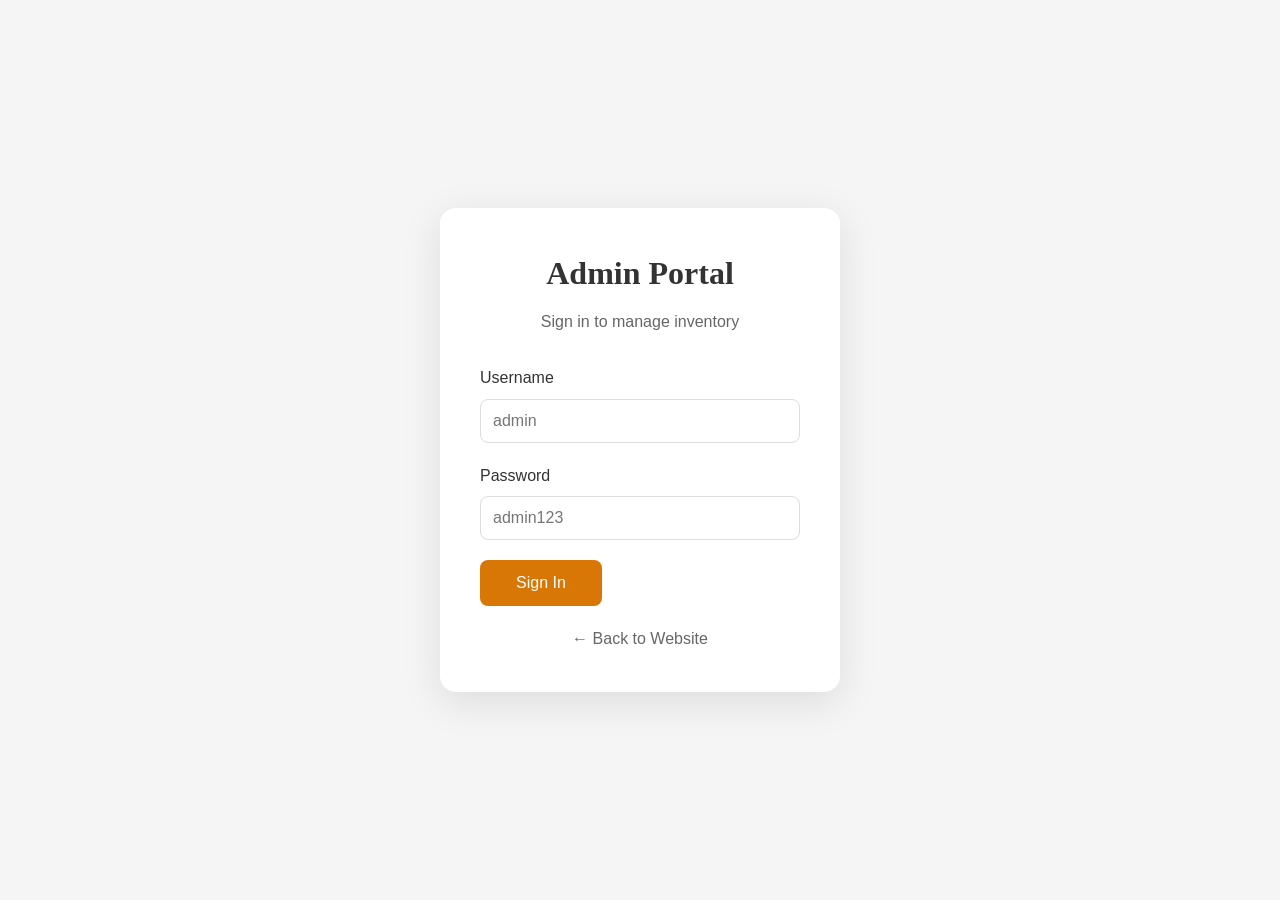
<file: admin.html>
<!DOCTYPE html>
<html lang="en">
<head>
    <meta charset="UTF-8">
    <meta name="viewport" content="width=device-width, initial-scale=1.0">
    <title>Admin Login - A-One</title>
    <link rel="stylesheet" href="style.css">
</head>
<body>
    <div class="login-container">
        <div class="login-box">
            <h1>Admin Portal</h1>
            <p>Sign in to manage inventory</p>

            <div id="errorMessage" class="error-message" style="display: none;"></div>

            <form id="loginForm">
                <div class="form-group">
                    <label for="username">Username</label>
                    <input type="text" id="username" name="username" placeholder="admin" required>
                </div>

                <div class="form-group">
                    <label for="password">Password</label>
                    <input type="password" id="password" name="password" placeholder="admin123" required>
                </div>

                <button type="submit" class="btn-primary">Sign In</button>
            </form>

            <div class="back-link">
                <a href="index.html">← Back to Website</a>
            </div>
        </div>
    </div>

    <script src="admin.js"></script>
</body>
</html>
</file>
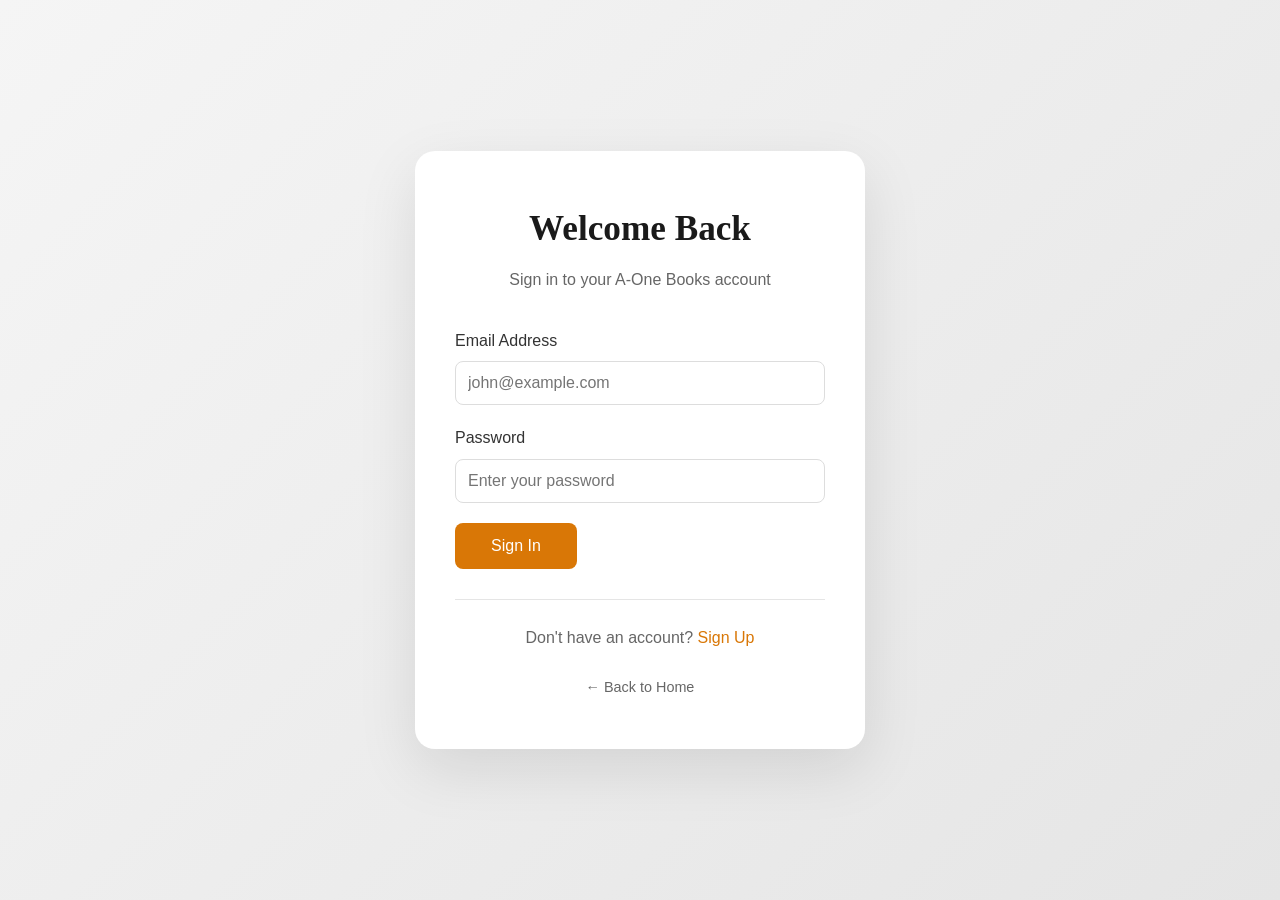
<file: signin.html>
<!DOCTYPE html>
<html lang="en">
<head>
    <meta charset="UTF-8">
    <meta name="viewport" content="width=device-width, initial-scale=1.0">
    <title>Sign In - A-One Books</title>
    <link rel="stylesheet" href="style.css">
</head>
<body>
    <div class="auth-container">
        <div class="auth-box">
            <div class="auth-header">
                <h1>Welcome Back</h1>
                <p>Sign in to your A-One Books account</p>
            </div>

            <div id="errorMessage" class="error-message" style="display: none;"></div>

            <form id="signinForm">
                <div class="form-group">
                    <label for="email">Email Address</label>
                    <input type="email" id="email" placeholder="john@example.com" required>
                </div>

                <div class="form-group">
                    <label for="password">Password</label>
                    <input type="password" id="password" placeholder="Enter your password" required>
                </div>

                <button type="submit" class="btn-primary">Sign In</button>
            </form>

            <div class="auth-footer">
                <p>Don't have an account? <a href="signup.html">Sign Up</a></p>
                <a href="index.html" class="back-link">← Back to Home</a>
            </div>
        </div>
    </div>

    <script src="signin.js"></script>
</body>
</html>
</file>
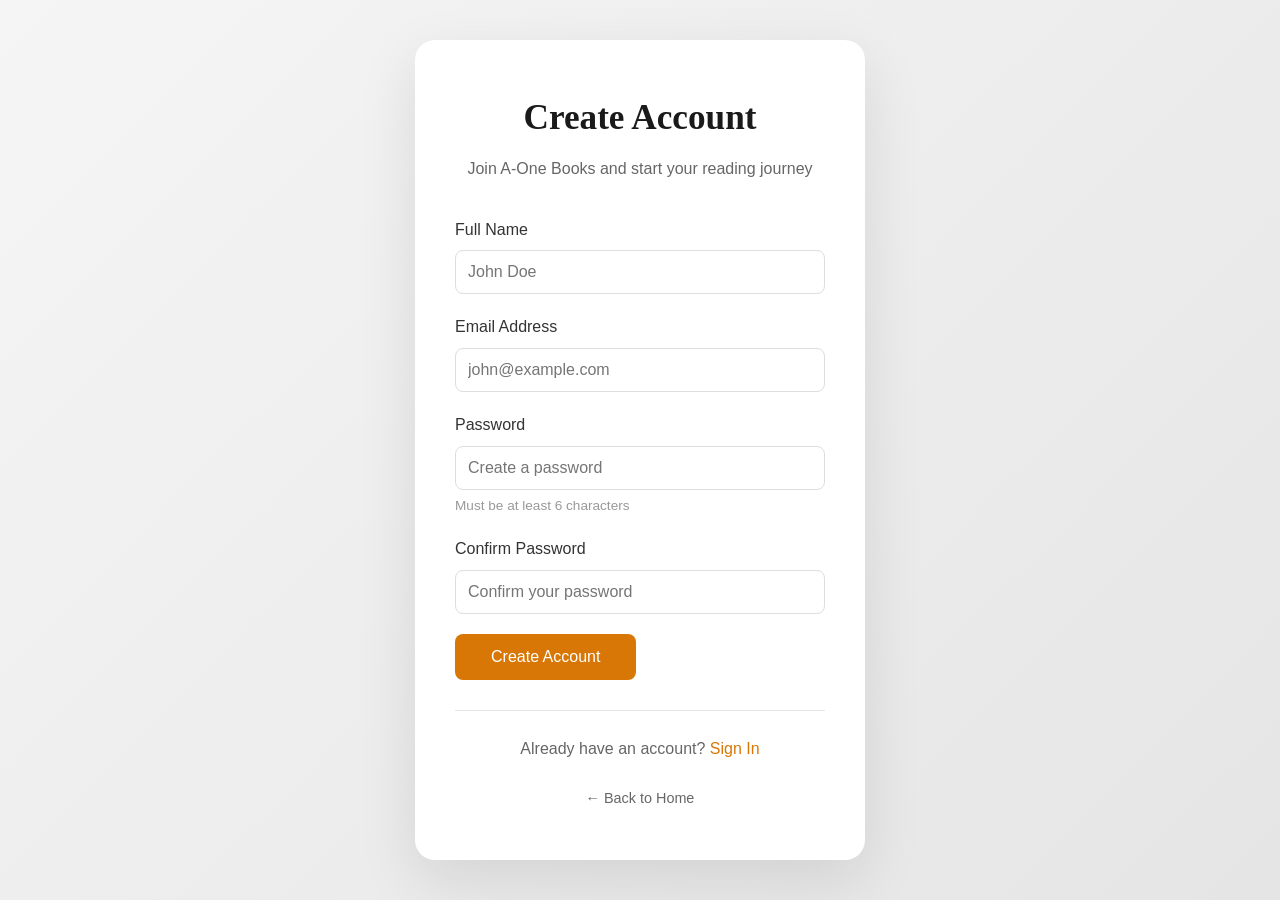
<file: signup.html>
<!DOCTYPE html>
<html lang="en">
<head>
    <meta charset="UTF-8">
    <meta name="viewport" content="width=device-width, initial-scale=1.0">
    <title>Sign Up - A-One Books</title>
    <link rel="stylesheet" href="style.css">
</head>
<body>
    <div class="auth-container">
        <div class="auth-box">
            <div class="auth-header">
                <h1>Create Account</h1>
                <p>Join A-One Books and start your reading journey</p>
            </div>

            <div id="errorMessage" class="error-message" style="display: none;"></div>
            <div id="successMessage" class="success-message" style="display: none;"></div>

            <form id="signupForm">
                <div class="form-group">
                    <label for="fullName">Full Name</label>
                    <input type="text" id="fullName" placeholder="John Doe" required>
                </div>

                <div class="form-group">
                    <label for="email">Email Address</label>
                    <input type="email" id="email" placeholder="john@example.com" required>
                </div>

                <div class="form-group">
                    <label for="password">Password</label>
                    <input type="password" id="password" placeholder="Create a password" required minlength="6">
                    <small class="form-hint">Must be at least 6 characters</small>
                </div>

                <div class="form-group">
                    <label for="confirmPassword">Confirm Password</label>
                    <input type="password" id="confirmPassword" placeholder="Confirm your password" required>
                </div>

                <button type="submit" class="btn-primary">Create Account</button>
            </form>

            <div class="auth-footer">
                <p>Already have an account? <a href="signin.html">Sign In</a></p>
                <a href="index.html" class="back-link">← Back to Home</a>
            </div>
        </div>
    </div>

    <script src="signup.js"></script>
</body>
</html>
</file>
<file: style.css>
* {
    margin: 0;
    padding: 0;
    box-sizing: border-box;
}

:root {
    --color-dark: #1a1a1a;
    --color-darker: #0f0f0f;
    --color-amber: #d97706;
    --color-amber-light: #f59e0b;
    --color-light: #f5f5f5;
    --color-gray: #666;
    --color-border: #e5e5e5;
}

body {
    font-family: 'Segoe UI', Tahoma, Geneva, Verdana, sans-serif;
    background-color: #fff;
    color: #333;
    line-height: 1.6;
    overflow-x: hidden;
}

.container {
    max-width: 1200px;
    margin: 0 auto;
    padding: 0 20px;
}

.text-amber {
    color: var(--color-amber);
}

/* ============ NAVIGATION ============ */
.navbar {
    position: fixed;
    top: 0;
    left: 0;
    width: 100%;
    background: rgba(15, 15, 15, 0.95);
    backdrop-filter: blur(10px);
    z-index: 1000;
    padding: 20px 0;
    border-bottom: 1px solid rgba(255,255,255,0.05);
}

.nav-container {
    max-width: 1200px;
    margin: 0 auto;
    padding: 0 20px;
    display: flex;
    align-items: center;
    justify-content: space-between;
}

.nav-logo {
    font-family: Georgia, serif;
    font-size: 1.8rem;
    font-weight: bold;
    color: white;
    text-decoration: none;
    letter-spacing: 1px;
}

.nav-menu {
    display: flex;
    list-style: none;
    gap: 35px;
}

.nav-link {
    color: #ccc;
    text-decoration: none;
    font-size: 0.95rem;
    font-weight: 500;
    transition: color 0.3s;
    position: relative;
}

.nav-link:hover {
    color: var(--color-amber);
}

.nav-link::after {
    content: '';
    position: absolute;
    bottom: -5px;
    left: 0;
    width: 0;
    height: 2px;
    background: var(--color-amber);
    transition: width 0.3s;
}

.nav-link:hover::after {
    width: 100%;
}

.nav-auth {
    display: flex;
    gap: 15px;
    align-items: center;
}

.nav-signin-btn {
    padding: 8px 20px;
    background: transparent;
    color: white;
    border: 1px solid rgba(255,255,255,0.3);
    border-radius: 6px;
    text-decoration: none;
    font-size: 0.9rem;
    font-weight: 500;
    transition: all 0.3s;
}

.nav-signin-btn:hover {
    background: rgba(255,255,255,0.1);
    border-color: white;
}

.nav-signup-btn {
    padding: 8px 20px;
    background: var(--color-amber);
    color: white;
    border: none;
    border-radius: 6px;
    text-decoration: none;
    font-size: 0.9rem;
    font-weight: 500;
    transition: all 0.3s;
}

.nav-signup-btn:hover {
    background: var(--color-amber-light);
    transform: translateY(-2px);
}

/* ============ HERO SECTION ============ */
.hero {
    min-height: 100vh;
    background: linear-gradient(135deg, #0f0f0f 0%, #1a1a1a 50%, #2d2d2d 100%);
    display: flex;
    align-items: center;
    justify-content: center;
    position: relative;
    overflow: hidden;
    padding-top: 80px;
}

.hero::before {
    content: '';
    position: absolute;
    top: -50%;
    right: -20%;
    width: 600px;
    height: 600px;
    background: radial-gradient(circle, rgba(217, 119, 6, 0.15) 0%, transparent 70%);
    border-radius: 50%;
}

.hero::after {
    content: '';
    position: absolute;
    bottom: -30%;
    left: -10%;
    width: 500px;
    height: 500px;
    background: radial-gradient(circle, rgba(217, 119, 6, 0.1) 0%, transparent 70%);
    border-radius: 50%;
}

.hero-content {
    text-align: center;
    color: white;
    max-width: 800px;
    padding: 0 20px;
    position: relative;
    z-index: 2;
    animation: fadeInUp 1s ease;
}

.hero-tagline {
    display: inline-block;
    color: var(--color-amber);
    font-size: 0.9rem;
    letter-spacing: 3px;
    text-transform: uppercase;
    margin-bottom: 20px;
    font-weight: 500;
}

.hero-title {
    font-family: Georgia, serif;
    font-size: 5rem;
    font-weight: bold;
    line-height: 1.1;
    margin-bottom: 25px;
    letter-spacing: -1px;
}

.hero-subtitle {
    font-size: 1.2rem;
    color: #bbb;
    margin-bottom: 40px;
    max-width: 600px;
    margin-left: auto;
    margin-right: auto;
}

.hero-buttons {
    display: flex;
    gap: 20px;
    justify-content: center;
    flex-wrap: wrap;
}

.btn-primary {
    padding: 14px 36px;
    background: var(--color-amber);
    color: white;
    border: none;
    border-radius: 8px;
    font-size: 1rem;
    font-weight: 500;
    cursor: pointer;
    text-decoration: none;
    display: inline-block;
    transition: all 0.3s;
}

.btn-primary:hover {
    background: var(--color-amber-light);
    transform: translateY(-3px);
    box-shadow: 0 10px 30px rgba(217, 119, 6, 0.3);
}

.btn-outline {
    padding: 14px 36px;
    background: transparent;
    color: white;
    border: 2px solid white;
    border-radius: 8px;
    font-size: 1rem;
    font-weight: 500;
    cursor: pointer;
    text-decoration: none;
    display: inline-block;
    transition: all 0.3s;
}

.btn-outline:hover {
    background: white;
    color: var(--color-dark);
}

.btn-outline-small {
    padding: 8px 20px;
    background: white;
    color: var(--color-dark);
    border: none;
    border-radius: 6px;
    font-size: 0.85rem;
    font-weight: 600;
    cursor: pointer;
    transition: all 0.3s;
}

.hero-scroll {
    position: absolute;
    bottom: 30px;
    left: 50%;
    transform: translateX(-50%);
    color: #888;
    font-size: 0.8rem;
    letter-spacing: 2px;
    text-transform: uppercase;
    display: flex;
    flex-direction: column;
    align-items: center;
    gap: 10px;
}

.scroll-line {
    width: 1px;
    height: 40px;
    background: linear-gradient(to bottom, var(--color-amber), transparent);
    animation: scrollPulse 2s infinite;
}

@keyframes scrollPulse {
    0%, 100% { opacity: 0.3; }
    50% { opacity: 1; }
}

@keyframes fadeInUp {
    from { opacity: 0; transform: translateY(30px); }
    to { opacity: 1; transform: translateY(0); }
}

/* ============ SECTION HEADERS ============ */
.section-header {
    text-align: center;
    margin-bottom: 60px;
}

.section-tag {
    display: inline-block;
    color: var(--color-amber);
    font-size: 0.85rem;
    letter-spacing: 3px;
    text-transform: uppercase;
    margin-bottom: 15px;
    font-weight: 600;
}

.section-title {
    font-family: Georgia, serif;
    font-size: 3rem;
    color: var(--color-dark);
    margin-bottom: 15px;
    letter-spacing: -0.5px;
}

.section-subtitle {
    color: var(--color-gray);
    font-size: 1.1rem;
    max-width: 600px;
    margin: 0 auto;
}

/* ============ PRODUCTS SECTION ============ */
.products-section {
    padding: 100px 20px;
    background: #fafafa;
}

.product-grid {
    display: grid;
    grid-template-columns: repeat(auto-fill, minmax(280px, 1fr));
    gap: 30px;
}

.product-card {
    background: white;
    border-radius: 16px;
    overflow: hidden;
    box-shadow: 0 4px 20px rgba(0,0,0,0.06);
    transition: all 0.4s ease;
}

.product-card:hover {
    transform: translateY(-8px);
    box-shadow: 0 20px 40px rgba(0,0,0,0.12);
}

.product-image-wrap {
    position: relative;
    overflow: hidden;
    height: 300px;
}

.product-image {
    width: 100%;
    height: 100%;
    object-fit: cover;
    transition: transform 0.5s;
}

.product-card:hover .product-image {
    transform: scale(1.08);
}

.product-overlay {
    position: absolute;
    inset: 0;
    background: rgba(0,0,0,0.5);
    display: flex;
    align-items: center;
    justify-content: center;
    opacity: 0;
    transition: opacity 0.3s;
}

.product-card:hover .product-overlay {
    opacity: 1;
}

.product-info {
    padding: 25px;
}

.product-name {
    font-family: Georgia, serif;
    font-size: 1.3rem;
    margin-bottom: 10px;
    color: var(--color-dark);
}

.product-price {
    color: var(--color-amber);
    font-weight: bold;
    font-size: 1.2rem;
}

.empty-message {
    text-align: center;
    color: #999;
    padding: 60px 20px;
    grid-column: 1 / -1;
    font-style: italic;
}

/* ============ ABOUT SECTION ============ */
.about-section {
    padding: 100px 20px;
    background: white;
}

.about-grid {
    display: grid;
    grid-template-columns: 1fr 1fr;
    gap: 60px;
    align-items: center;
}

.about-image-box {
    height: 500px;
    background: linear-gradient(135deg, #1a1a1a 0%, #2d2d2d 100%);
    border-radius: 20px;
    position: relative;
    display: flex;
    align-items: center;
    justify-content: center;
    overflow: hidden;
}

.about-image-box::before {
    content: 'A-ONE';
    font-family: Georgia, serif;
    font-size: 8rem;
    font-weight: bold;
    color: rgba(217, 119, 6, 0.15);
    letter-spacing: 5px;
}

.about-badge {
    position: absolute;
    top: 30px;
    right: 30px;
    background: var(--color-amber);
    color: white;
    padding: 10px 20px;
    border-radius: 30px;
    font-size: 0.85rem;
    font-weight: 600;
    letter-spacing: 2px;
}

.about-content .section-title {
    text-align: left;
}

.about-content .section-tag {
    display: block;
    text-align: left;
}

.about-content p {
    color: var(--color-gray);
    margin-bottom: 20px;
    font-size: 1.05rem;
}

.about-stats {
    display: grid;
    grid-template-columns: repeat(3, 1fr);
    gap: 20px;
    margin-top: 40px;
    padding-top: 40px;
    border-top: 1px solid var(--color-border);
}

.stat h3 {
    font-family: Georgia, serif;
    font-size: 2.5rem;
    color: var(--color-amber);
    margin-bottom: 5px;
}

.stat p {
    color: var(--color-gray);
    font-size: 0.9rem;
    margin: 0;
}

/* ============ FEATURES SECTION ============ */
.features-section {
    padding: 100px 20px;
    background: var(--color-dark);
    color: white;
}

.features-section .section-title {
    color: white;
}

.features-grid {
    display: grid;
    grid-template-columns: repeat(auto-fit, minmax(250px, 1fr));
    gap: 30px;
}

.feature-card {
    background: rgba(255,255,255,0.03);
    border: 1px solid rgba(255,255,255,0.08);
    padding: 40px 30px;
    border-radius: 16px;
    text-align: center;
    transition: all 0.3s;
}

.feature-card:hover {
    background: rgba(217, 119, 6, 0.08);
    border-color: var(--color-amber);
    transform: translateY(-5px);
}

.feature-icon {
    font-size: 2.5rem;
    color: var(--color-amber);
    margin-bottom: 20px;
}

.feature-card h3 {
    font-family: Georgia, serif;
    font-size: 1.4rem;
    margin-bottom: 15px;
}

.feature-card p {
    color: #aaa;
    font-size: 0.95rem;
}

/* ============ TESTIMONIALS ============ */
.testimonials-section {
    padding: 100px 20px;
    background: #fafafa;
}

.testimonials-grid {
    display: grid;
    grid-template-columns: repeat(auto-fit, minmax(300px, 1fr));
    gap: 30px;
}

.testimonial-card {
    background: white;
    padding: 35px;
    border-radius: 16px;
    box-shadow: 0 4px 20px rgba(0,0,0,0.05);
    transition: transform 0.3s;
}

.testimonial-card:hover {
    transform: translateY(-5px);
}

.stars {
    color: var(--color-amber);
    font-size: 1.2rem;
    margin-bottom: 20px;
    letter-spacing: 3px;
}

.testimonial-card p {
    color: var(--color-gray);
    font-style: italic;
    margin-bottom: 25px;
    line-height: 1.7;
}

.testimonial-author {
    display: flex;
    align-items: center;
    gap: 15px;
}

.author-avatar {
    width: 50px;
    height: 50px;
    background: var(--color-dark);
    color: var(--color-amber);
    border-radius: 50%;
    display: flex;
    align-items: center;
    justify-content: center;
    font-family: Georgia, serif;
    font-size: 1.3rem;
    font-weight: bold;
}

.testimonial-author h4 {
    margin-bottom: 3px;
    color: var(--color-dark);
}

.testimonial-author span {
    font-size: 0.85rem;
    color: #999;
}

/* ============ CONTACT / NEWSLETTER ============ */
.contact-section {
    padding: 80px 20px;
    background: white;
}

.contact-box {
    background: linear-gradient(135deg, #1a1a1a 0%, #2d2d2d 100%);
    padding: 60px 40px;
    border-radius: 20px;
    text-align: center;
    color: white;
    position: relative;
    overflow: hidden;
}

.contact-box::before {
    content: '';
    position: absolute;
    top: -50%;
    right: -20%;
    width: 400px;
    height: 400px;
    background: radial-gradient(circle, rgba(217, 119, 6, 0.2) 0%, transparent 70%);
    border-radius: 50%;
}

.contact-box h2 {
    font-family: Georgia, serif;
    font-size: 2.5rem;
    margin-bottom: 15px;
    position: relative;
}

.contact-box > p {
    color: #bbb;
    margin-bottom: 30px;
    position: relative;
}

.newsletter-form {
    display: flex;
    gap: 10px;
    max-width: 500px;
    margin: 0 auto;
    position: relative;
    flex-wrap: wrap;
    justify-content: center;
}

.newsletter-form input {
    flex: 1;
    min-width: 250px;
    padding: 14px 20px;
    border: 1px solid rgba(255,255,255,0.2);
    background: rgba(255,255,255,0.05);
    color: white;
    border-radius: 8px;
    font-size: 1rem;
    outline: none;
    transition: border-color 0.3s;
}

.newsletter-form input::placeholder {
    color: #888;
}

.newsletter-form input:focus {
    border-color: var(--color-amber);
}

/* ============ FOOTER ============ */
.footer {
    background: var(--color-darker);
    color: white;
    padding: 60px 20px 30px;
}

.footer-grid {
    display: grid;
    grid-template-columns: 2fr 1fr 1fr 1fr;
    gap: 40px;
    margin-bottom: 40px;
}

.footer-logo {
    font-family: Georgia, serif;
    font-size: 2rem;
    margin-bottom: 15px;
    color: white;
}

.footer-col p {
    color: #999;
    font-size: 0.95rem;
}

.footer-col h4 {
    font-family: Georgia, serif;
    margin-bottom: 20px;
    color: white;
    font-size: 1.1rem;
}

.footer-col ul {
    list-style: none;
}

.footer-col ul li {
    margin-bottom: 10px;
    color: #999;
    font-size: 0.9rem;
}

.footer-col ul li a {
    color: #999;
    text-decoration: none;
    transition: color 0.3s;
}

.footer-col ul li a:hover {
    color: var(--color-amber);
}

.social-links {
    display: flex;
    gap: 10px;
}

.social-icon {
    width: 40px;
    height: 40px;
    background: rgba(255,255,255,0.05);
    border: 1px solid rgba(255,255,255,0.1);
    color: white;
    border-radius: 50%;
    display: flex;
    align-items: center;
    justify-content: center;
    text-decoration: none;
    font-size: 0.8rem;
    font-weight: 600;
    transition: all 0.3s;
}

.social-icon:hover {
    background: var(--color-amber);
    border-color: var(--color-amber);
    transform: translateY(-3px);
}

.footer-bottom {
    padding-top: 30px;
    border-top: 1px solid rgba(255,255,255,0.08);
    display: flex;
    justify-content: space-between;
    align-items: center;
    flex-wrap: wrap;
    gap: 15px;
}

.footer-bottom p {
    color: #777;
    font-size: 0.9rem;
}

/* ============ RESPONSIVE ============ */
@media (max-width: 968px) {
    .about-grid {
        grid-template-columns: 1fr;
    }
    
    .about-image-box {
        height: 350px;
    }
    
    .footer-grid {
        grid-template-columns: 1fr 1fr;
    }
}

@media (max-width: 768px) {
    .nav-menu {
        display: none;
    }
    
    .hero-title {
        font-size: 3rem;
    }
    
    .hero-subtitle {
        font-size: 1rem;
    }
    
    .section-title {
        font-size: 2.2rem;
    }
    
    .about-stats {
        grid-template-columns: 1fr;
        gap: 30px;
    }
    
    .footer-grid {
        grid-template-columns: 1fr;
    }
    
    .footer-bottom {
        flex-direction: column;
        text-align: center;
    }
}

/* ============ AUTH PAGES ============ */
.auth-container {
    min-height: 100vh;
    display: flex;
    align-items: center;
    justify-content: center;
    padding: 20px;
    background: linear-gradient(135deg, #f5f5f5 0%, #e5e5e5 100%);
}

.auth-box {
    background: white;
    padding: 50px 40px;
    border-radius: 20px;
    box-shadow: 0 20px 60px rgba(0,0,0,0.1);
    width: 100%;
    max-width: 450px;
}

.auth-header {
    text-align: center;
    margin-bottom: 35px;
}

.auth-header h1 {
    font-family: Georgia, serif;
    font-size: 2.2rem;
    margin-bottom: 10px;
    color: var(--color-dark);
}

.auth-header p {
    color: var(--color-gray);
    font-size: 1rem;
}

.form-group {
    margin-bottom: 20px;
}

.form-group label {
    display: block;
    margin-bottom: 8px;
    font-weight: 500;
    color: #333;
}

.form-group input {
    width: 100%;
    padding: 12px;
    border: 1px solid #ddd;
    border-radius: 8px;
    font-size: 1rem;
    transition: border-color 0.3s;
}

.form-group input:focus {
    outline: none;
    border-color: var(--color-amber);
}

.success-message {
    background: #d4edda;
    color: #155724;
    padding: 12px;
    border-radius: 8px;
    margin-bottom: 20px;
    border: 1px solid #c3e6cb;
}

.error-message {
    background: #fee;
    color: #c33;
    padding: 12px;
    border-radius: 8px;
    margin-bottom: 20px;
    border: 1px solid #fcc;
}

.form-hint {
    display: block;
    margin-top: 5px;
    font-size: 0.85rem;
    color: #999;
}

.auth-footer {
    text-align: center;
    margin-top: 30px;
    padding-top: 25px;
    border-top: 1px solid var(--color-border);
}

.auth-footer p {
    color: var(--color-gray);
    margin-bottom: 15px;
}

.auth-footer a {
    color: var(--color-amber);
    text-decoration: none;
    font-weight: 500;
    transition: color 0.3s;
}

.auth-footer a:hover {
    color: var(--color-amber-light);
}

.auth-footer .back-link {
    display: inline-block;
    margin-top: 10px;
    color: var(--color-gray);
    font-size: 0.9rem;
}

/* ============ ACCOUNT PAGE ============ */
.account-container {
    display: flex;
    min-height: 100vh;
    background: var(--color-light);
}

.account-sidebar {
    width: 280px;
    background: var(--color-dark);
    color: white;
    padding: 30px 20px;
    display: flex;
    flex-direction: column;
}

.account-logo {
    margin-bottom: 40px;
}

.account-logo h2 {
    font-family: Georgia, serif;
    font-size: 1.5rem;
    color: white;
}

.account-nav {
    flex: 1;
}

.account-nav-btn {
    width: 100%;
    padding: 14px 16px;
    background: transparent;
    color: #999;
    border: none;
    border-radius: 8px;
    text-align: left;
    cursor: pointer;
    margin-bottom: 8px;
    transition: all 0.3s;
    font-size: 0.95rem;
}

.account-nav-btn:hover {
    background: #2d2d2d;
    color: white;
}

.account-nav-btn.active {
    background: var(--color-amber);
    color: white;
}

.account-sidebar-footer {
    border-top: 1px solid #333;
    padding-top: 20px;
}

.account-main {
    flex: 1;
    padding: 40px;
    overflow-y: auto;
}

.account-header {
    margin-bottom: 40px;
}

.account-header h1 {
    font-family: Georgia, serif;
    font-size: 2.5rem;
    color: var(--color-dark);
    margin-bottom: 10px;
}

.account-header p {
    color: var(--color-gray);
    font-size: 1.1rem;
}

.account-content {
    display: grid;
    gap: 30px;
}

.account-card {
    background: white;
    padding: 30px;
    border-radius: 16px;
    box-shadow: 0 2px 8px rgba(0,0,0,0.08);
}

.account-card h3 {
    font-family: Georgia, serif;
    font-size: 1.5rem;
    margin-bottom: 25px;
    color: var(--color-dark);
}

.account-info {
    display: grid;
    gap: 20px;
}

.info-row {
    display: flex;
    justify-content: space-between;
    align-items: center;
    padding: 15px;
    background: #fafafa;
    border-radius: 8px;
}

.info-label {
    font-weight: 600;
    color: var(--color-gray);
    font-size: 0.95rem;
}

.info-value {
    color: var(--color-dark);
    font-weight: 500;
}

.quick-actions {
    display: grid;
    grid-template-columns: repeat(auto-fit, minmax(150px, 1fr));
    gap: 15px;
}

.action-btn {
    display: flex;
    flex-direction: column;
    align-items: center;
    gap: 10px;
    padding: 25px 15px;
    background: #fafafa;
    border: 2px solid transparent;
    border-radius: 12px;
    text-decoration: none;
    color: var(--color-dark);
    transition: all 0.3s;
}

.action-btn:hover {
    background: white;
    border-color: var(--color-amber);
    transform: translateY(-3px);
    box-shadow: 0 8px 20px rgba(217, 119, 6, 0.15);
}

.action-icon {
    font-size: 2rem;
}

.action-btn span:last-child {
    font-weight: 500;
    font-size: 0.95rem;
}

.featured-books-grid {
    display: grid;
    grid-template-columns: repeat(auto-fill, minmax(180px, 1fr));
    gap: 20px;
}

.featured-book-card {
    background: #fafafa;
    border-radius: 12px;
    overflow: hidden;
    transition: all 0.3s;
}

.featured-book-card:hover {
    transform: translateY(-5px);
    box-shadow: 0 8px 20px rgba(0,0,0,0.1);
}

.featured-book-image {
    width: 100%;
    height: 200px;
    object-fit: cover;
}

.featured-book-info {
    padding: 15px;
}

.featured-book-info h4 {
    font-size: 1rem;
    margin-bottom: 8px;
    color: var(--color-dark);
}

.featured-book-info p {
    color: var(--color-amber);
    font-weight: bold;
    font-size: 1.1rem;
}

/* ============ ADMIN & DASHBOARD ============ */
.login-container {
    min-height: 100vh;
    display: flex;
    align-items: center;
    justify-content: center;
    padding: 20px;
    background: var(--color-light);
}

.login-box {
    background: white;
    padding: 40px;
    border-radius: 16px;
    box-shadow: 0 10px 40px rgba(0,0,0,0.1);
    width: 100%;
    max-width: 400px;
}

.login-box h1 {
    font-family: Georgia, serif;
    font-size: 2rem;
    margin-bottom: 10px;
    text-align: center;
}

.login-box p {
    text-align: center;
    color: var(--color-gray);
    margin-bottom: 30px;
}

.back-link {
    text-align: center;
    margin-top: 20px;
}

.back-link a {
    color: var(--color-gray);
    text-decoration: none;
}

.back-link a:hover {
    color: #333;
}

.dashboard-container {
    display: flex;
    min-height: 100vh;
}

.sidebar {
    width: 250px;
    background: var(--color-dark);
    color: white;
    padding: 30px 20px;
    display: flex;
    flex-direction: column;
}

.sidebar h2 {
    font-family: Georgia, serif;
    font-size: 1.5rem;
    margin-bottom: 30px;
}

.sidebar nav {
    flex: 1;
}

.nav-btn {
    width: 100%;
    padding: 12px 16px;
    background: transparent;
    color: #999;
    border: none;
    border-radius: 8px;
    text-align: left;
    cursor: pointer;
    margin-bottom: 8px;
    transition: all 0.3s;
}

.nav-btn:hover {
    background: #2d2d2d;
    color: white;
}

.nav-btn.active {
    background: var(--color-amber);
    color: white;
}

.sidebar-footer {
    border-top: 1px solid #333;
    padding-top: 20px;
}

.logout-btn {
    width: 100%;
    padding: 12px 16px;
    background: transparent;
    color: #f87171;
    border: none;
    border-radius: 8px;
    text-align: left;
    cursor: pointer;
    transition: all 0.3s;
}

.logout-btn:hover {
    background: #2d2d2d;
    color: #fca5a5;
}

.main-content {
    flex: 1;
    padding: 40px;
    overflow-y: auto;
    background: var(--color-light);
}

.main-content header {
    background: none;
    color: #333;
    padding: 0;
    text-align: left;
    margin-bottom: 40px;
}

.main-content header h1 {
    font-family: Georgia, serif;
    font-size: 2rem;
    margin-bottom: 10px;
}

.main-content header p {
    color: var(--color-gray);
}

.dashboard-grid {
    display: grid;
    grid-template-columns: repeat(auto-fit, minmax(400px, 1fr));
    gap: 30px;
}

.card {
    background: white;
    padding: 30px;
    border-radius: 12px;
    box-shadow: 0 2px 8px rgba(0,0,0,0.08);
}

.card h3 {
    font-family: Georgia, serif;
    font-size: 1.5rem;
    margin-bottom: 20px;
}

.image-preview {
    margin-top: 15px;
}

.image-preview img {
    width: 150px;
    height: 150px;
    object-fit: cover;
    border-radius: 8px;
    border: 1px solid #ddd;
}

.inventory-list {
    max-height: 500px;
    overflow-y: auto;
}

.inventory-item {
    display: flex;
    align-items: center;
    gap: 15px;
    padding: 15px;
    border: 1px solid #eee;
    border-radius: 8px;
    margin-bottom: 10px;
    transition: all 0.3s;
    flex-wrap: wrap;
}

.inventory-item:hover {
    background: #f9f9f9;
    border-color: #ddd;
}

.inventory-item img {
    width: 60px;
    height: 60px;
    object-fit: cover;
    border-radius: 8px;
    flex-shrink: 0;
}

.inventory-item-info {
    flex: 1;
    min-width: 150px;
}

.inventory-item-info h4 {
    margin-bottom: 5px;
    font-size: 1rem;
    color: #333;
}

.inventory-item-info p {
    color: var(--color-amber);
    font-weight: bold;
    font-size: 0.95rem;
}

.delete-btn {
    padding: 10px 18px;
    background: #fee;
    color: #c33;
    border: 1px solid #fcc;
    border-radius: 6px;
    font-size: 0.85rem;
    font-weight: 600;
    cursor: pointer;
    transition: all 0.3s;
    white-space: nowrap;
    flex-shrink: 0;
}

.delete-btn:hover {
    background: #c33;
    color: white;
    border-color: #c33;
    transform: translateY(-2px);
    box-shadow: 0 4px 12px rgba(204, 51, 51, 0.3);
}

.delete-btn:active {
    transform: translateY(0);
}
@media (max-width: 768px) {
    .dashboard-container {
        flex-direction: column;
    }

    .sidebar {
        width: 100%;
    }

    .dashboard-grid {
        grid-template-columns: 1fr;
    }
    
    .account-container {
        flex-direction: column;
    }
    
    .account-sidebar {
        width: 100%;
    }
    
    .auth-box {
        padding: 35px 25px;
    }
}
</file>
